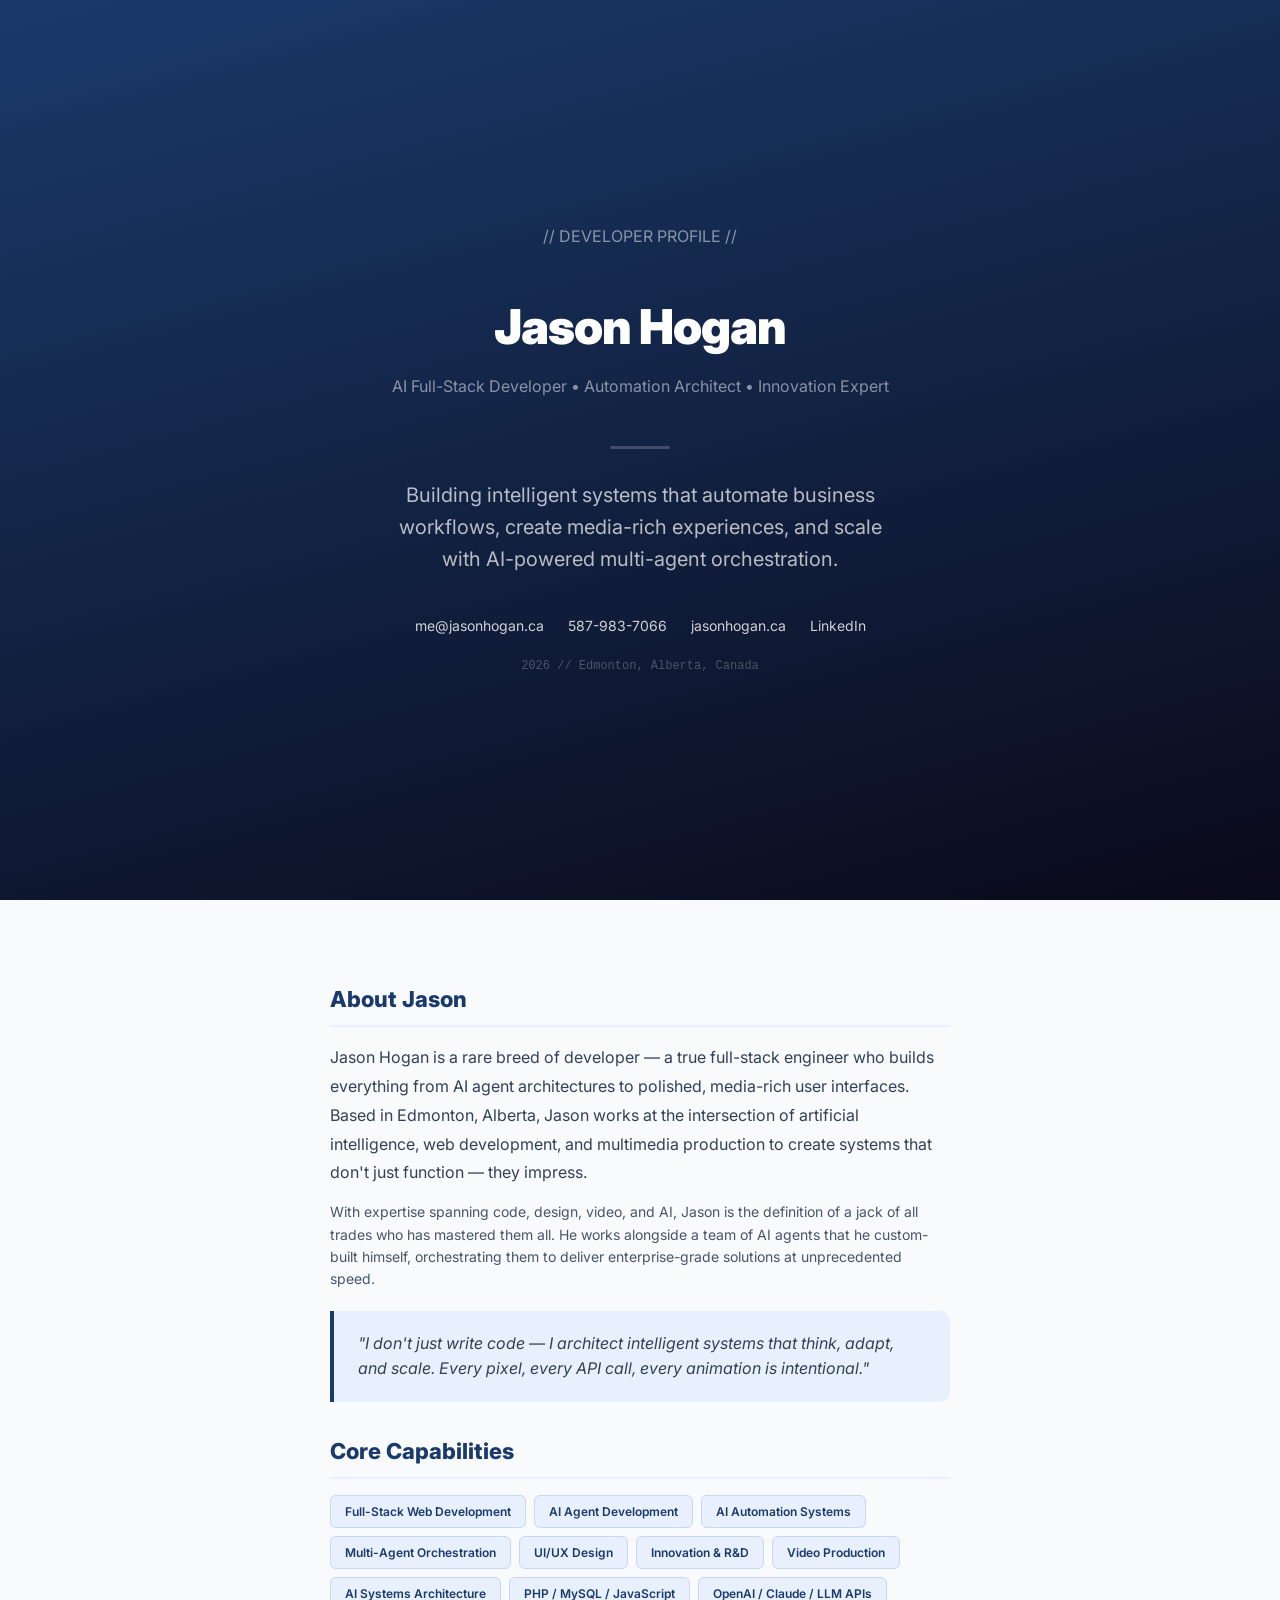
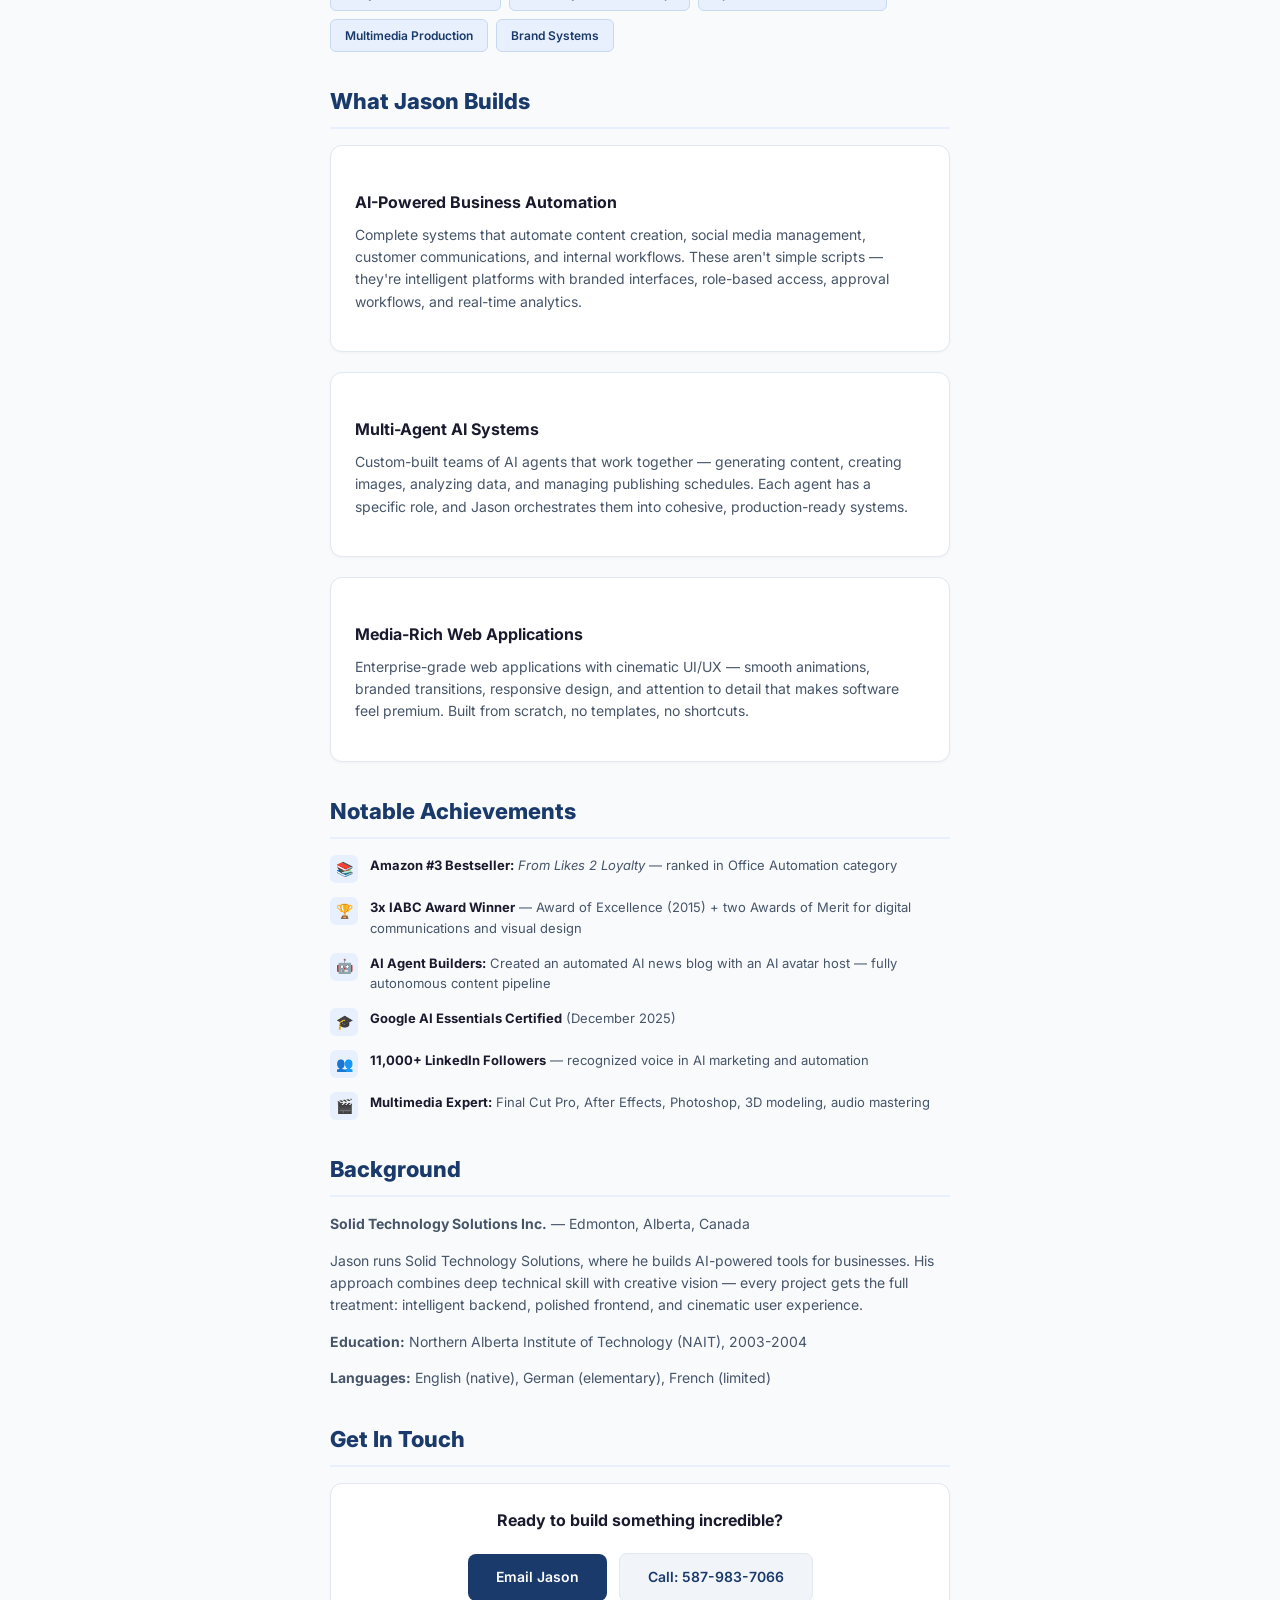
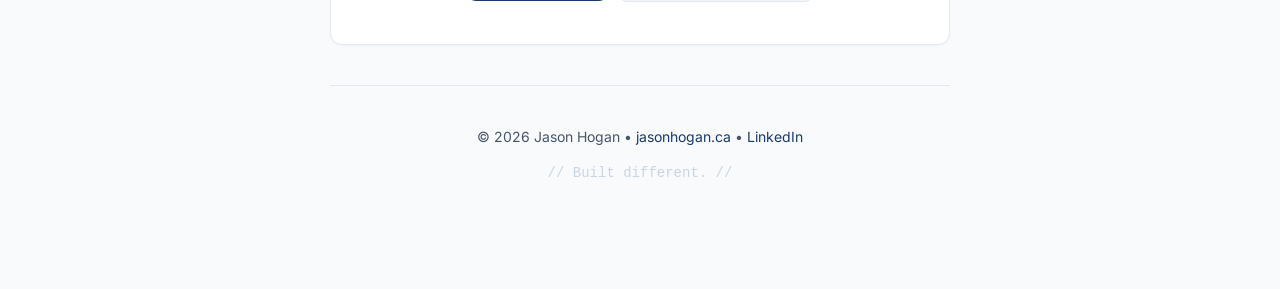
<file: public/uploads/profile/Jason_Hogan_Profile.html>
<!DOCTYPE html>
<html lang="en">
<head>
<meta charset="UTF-8">
<meta name="viewport" content="width=device-width, initial-scale=1.0">
<title>Jason Hogan — AI Full-Stack Developer</title>
<style>
    @import url("https://fonts.googleapis.com/css2?family=Inter:wght@300;400;500;600;700;800;900&display=swap");
    * { box-sizing: border-box; margin: 0; padding: 0; }
    body { font-family: "Inter", Arial, sans-serif; background: #f8fafc; color: #1a1a2e; line-height: 1.6; }
    .cover { background: linear-gradient(165deg, #1a3a6b 0%, #0a0a1a 100%); color: #fff; padding: 80px 60px; text-align: center; min-height: 100vh; display: flex; flex-direction: column; align-items: center; justify-content: center; page-break-after: always; }
    .cover h1 { font-size: 48px; font-weight: 900; margin-bottom: 8px; letter-spacing: -1px; }
    .cover .subtitle { font-size: 16px; color: rgba(255,255,255,0.5); margin-bottom: 40px; }
    .cover .tagline { font-size: 20px; color: rgba(255,255,255,0.7); max-width: 500px; line-height: 1.6; margin-bottom: 40px; }
    .cover .contact-row { display: flex; gap: 24px; flex-wrap: wrap; justify-content: center; }
    .cover .contact-item { font-size: 14px; color: rgba(255,255,255,0.5); }
    .cover .contact-item a { color: rgba(255,255,255,0.8); text-decoration: none; }
    .cover .divider { width: 60px; height: 3px; background: rgba(255,255,255,0.2); margin: 30px auto; border-radius: 2px; }
    .cover .year { font-size: 12px; color: rgba(255,255,255,0.25); margin-top: 20px; font-family: monospace; }

    .page { max-width: 700px; margin: 0 auto; padding: 50px 40px; }
    h2 { font-size: 22px; font-weight: 800; color: #1a3a6b; margin: 32px 0 16px; padding-bottom: 8px; border-bottom: 2px solid #e8f0fe; }
    h3 { font-size: 16px; font-weight: 700; color: #1a1a2e; margin: 20px 0 8px; }
    p { font-size: 14px; color: #475569; margin-bottom: 14px; }
    .lead { font-size: 16px; color: #334155; line-height: 1.8; }

    .skills-grid { display: flex; flex-wrap: wrap; gap: 8px; margin: 16px 0 24px; }
    .skill { padding: 6px 14px; background: #e8f0fe; border: 1px solid #c8d8f0; border-radius: 6px; font-size: 12px; font-weight: 600; color: #1a3a6b; }

    .achievement { display: flex; gap: 12px; margin-bottom: 14px; align-items: flex-start; }
    .achievement .icon { width: 28px; height: 28px; border-radius: 6px; background: #e8f0fe; display: flex; align-items: center; justify-content: center; flex-shrink: 0; font-size: 14px; }
    .achievement .text { font-size: 13px; color: #475569; }
    .achievement .text strong { color: #1a1a2e; }

    .section-card { background: #fff; border: 1px solid #e2e8f0; border-radius: 12px; padding: 24px; margin-bottom: 20px; box-shadow: 0 1px 3px rgba(0,0,0,0.04); }
    .quote { background: #e8f0fe; border-left: 4px solid #1a3a6b; padding: 20px 24px; border-radius: 0 10px 10px 0; margin: 20px 0; font-style: italic; color: #334155; }

    .footer { text-align: center; padding: 40px; color: #94a3b8; font-size: 12px; border-top: 1px solid #e2e8f0; margin-top: 40px; }
    .footer a { color: #1a3a6b; text-decoration: none; }

    @media print {
        .cover { min-height: auto; padding: 60px 40px; }
        .page { padding: 30px 20px; }
    }
</style>
</head>
<body>

<!-- COVER PAGE -->
<div class="cover">
    <div class="subtitle">// DEVELOPER PROFILE //</div>
    <h1>Jason Hogan</h1>
    <div class="subtitle" style="margin-bottom:16px">AI Full-Stack Developer &bull; Automation Architect &bull; Innovation Expert</div>
    <div class="divider"></div>
    <div class="tagline">Building intelligent systems that automate business workflows, create media-rich experiences, and scale with AI-powered multi-agent orchestration.</div>
    <div class="contact-row">
        <div class="contact-item"><a href="mailto:me@jasonhogan.ca">me@jasonhogan.ca</a></div>
        <div class="contact-item"><a href="tel:+15879837066">587-983-7066</a></div>
        <div class="contact-item"><a href="https://jasonhogan.ca">jasonhogan.ca</a></div>
        <div class="contact-item"><a href="https://linkedin.com/in/jasonhogan333">LinkedIn</a></div>
    </div>
    <div class="year">2026 // Edmonton, Alberta, Canada</div>
</div>

<!-- PROFILE CONTENT -->
<div class="page">

    <h2>About Jason</h2>
    <p class="lead">Jason Hogan is a rare breed of developer — a true full-stack engineer who builds everything from AI agent architectures to polished, media-rich user interfaces. Based in Edmonton, Alberta, Jason works at the intersection of artificial intelligence, web development, and multimedia production to create systems that don't just function — they impress.</p>
    <p>With expertise spanning code, design, video, and AI, Jason is the definition of a jack of all trades who has mastered them all. He works alongside a team of AI agents that he custom-built himself, orchestrating them to deliver enterprise-grade solutions at unprecedented speed.</p>

    <div class="quote">"I don't just write code — I architect intelligent systems that think, adapt, and scale. Every pixel, every API call, every animation is intentional."</div>

    <h2>Core Capabilities</h2>
    <div class="skills-grid">
        <span class="skill">Full-Stack Web Development</span>
        <span class="skill">AI Agent Development</span>
        <span class="skill">AI Automation Systems</span>
        <span class="skill">Multi-Agent Orchestration</span>
        <span class="skill">UI/UX Design</span>
        <span class="skill">Innovation & R&D</span>
        <span class="skill">Video Production</span>
        <span class="skill">AI Systems Architecture</span>
        <span class="skill">PHP / MySQL / JavaScript</span>
        <span class="skill">OpenAI / Claude / LLM APIs</span>
        <span class="skill">Multimedia Production</span>
        <span class="skill">Brand Systems</span>
    </div>

    <h2>What Jason Builds</h2>
    <div class="section-card">
        <h3>AI-Powered Business Automation</h3>
        <p>Complete systems that automate content creation, social media management, customer communications, and internal workflows. These aren't simple scripts — they're intelligent platforms with branded interfaces, role-based access, approval workflows, and real-time analytics.</p>
    </div>
    <div class="section-card">
        <h3>Multi-Agent AI Systems</h3>
        <p>Custom-built teams of AI agents that work together — generating content, creating images, analyzing data, and managing publishing schedules. Each agent has a specific role, and Jason orchestrates them into cohesive, production-ready systems.</p>
    </div>
    <div class="section-card">
        <h3>Media-Rich Web Applications</h3>
        <p>Enterprise-grade web applications with cinematic UI/UX — smooth animations, branded transitions, responsive design, and attention to detail that makes software feel premium. Built from scratch, no templates, no shortcuts.</p>
    </div>

    <h2>Notable Achievements</h2>
    <div class="achievement"><div class="icon">📚</div><div class="text"><strong>Amazon #3 Bestseller:</strong> <em>From Likes 2 Loyalty</em> — ranked in Office Automation category</div></div>
    <div class="achievement"><div class="icon">🏆</div><div class="text"><strong>3x IABC Award Winner</strong> — Award of Excellence (2015) + two Awards of Merit for digital communications and visual design</div></div>
    <div class="achievement"><div class="icon">🤖</div><div class="text"><strong>AI Agent Builders:</strong> Created an automated AI news blog with an AI avatar host — fully autonomous content pipeline</div></div>
    <div class="achievement"><div class="icon">🎓</div><div class="text"><strong>Google AI Essentials Certified</strong> (December 2025)</div></div>
    <div class="achievement"><div class="icon">👥</div><div class="text"><strong>11,000+ LinkedIn Followers</strong> — recognized voice in AI marketing and automation</div></div>
    <div class="achievement"><div class="icon">🎬</div><div class="text"><strong>Multimedia Expert:</strong> Final Cut Pro, After Effects, Photoshop, 3D modeling, audio mastering</div></div>

    <h2>Background</h2>
    <p><strong>Solid Technology Solutions Inc.</strong> — Edmonton, Alberta, Canada</p>
    <p>Jason runs Solid Technology Solutions, where he builds AI-powered tools for businesses. His approach combines deep technical skill with creative vision — every project gets the full treatment: intelligent backend, polished frontend, and cinematic user experience.</p>
    <p><strong>Education:</strong> Northern Alberta Institute of Technology (NAIT), 2003-2004</p>
    <p><strong>Languages:</strong> English (native), German (elementary), French (limited)</p>

    <h2>Get In Touch</h2>
    <div class="section-card" style="text-align:center">
        <p style="font-size:16px;color:#1a1a2e;margin-bottom:16px"><strong>Ready to build something incredible?</strong></p>
        <p>
            <a href="mailto:me@jasonhogan.ca" style="display:inline-block;padding:12px 28px;background:#1a3a6b;color:#fff;border-radius:8px;text-decoration:none;font-weight:600;margin:4px">Email Jason</a>
            <a href="tel:+15879837066" style="display:inline-block;padding:12px 28px;background:#f1f5f9;color:#1a3a6b;border-radius:8px;text-decoration:none;font-weight:600;margin:4px;border:1px solid #e2e8f0">Call: 587-983-7066</a>
        </p>
    </div>

    <div class="footer">
        <p>&copy; 2026 Jason Hogan &bull; <a href="https://jasonhogan.ca">jasonhogan.ca</a> &bull; <a href="https://linkedin.com/in/jasonhogan333">LinkedIn</a></p>
        <p style="margin-top:8px;font-family:monospace;color:#cbd5e1">// Built different. //</p>
    </div>
</div>

</body>
</html>
</file>
